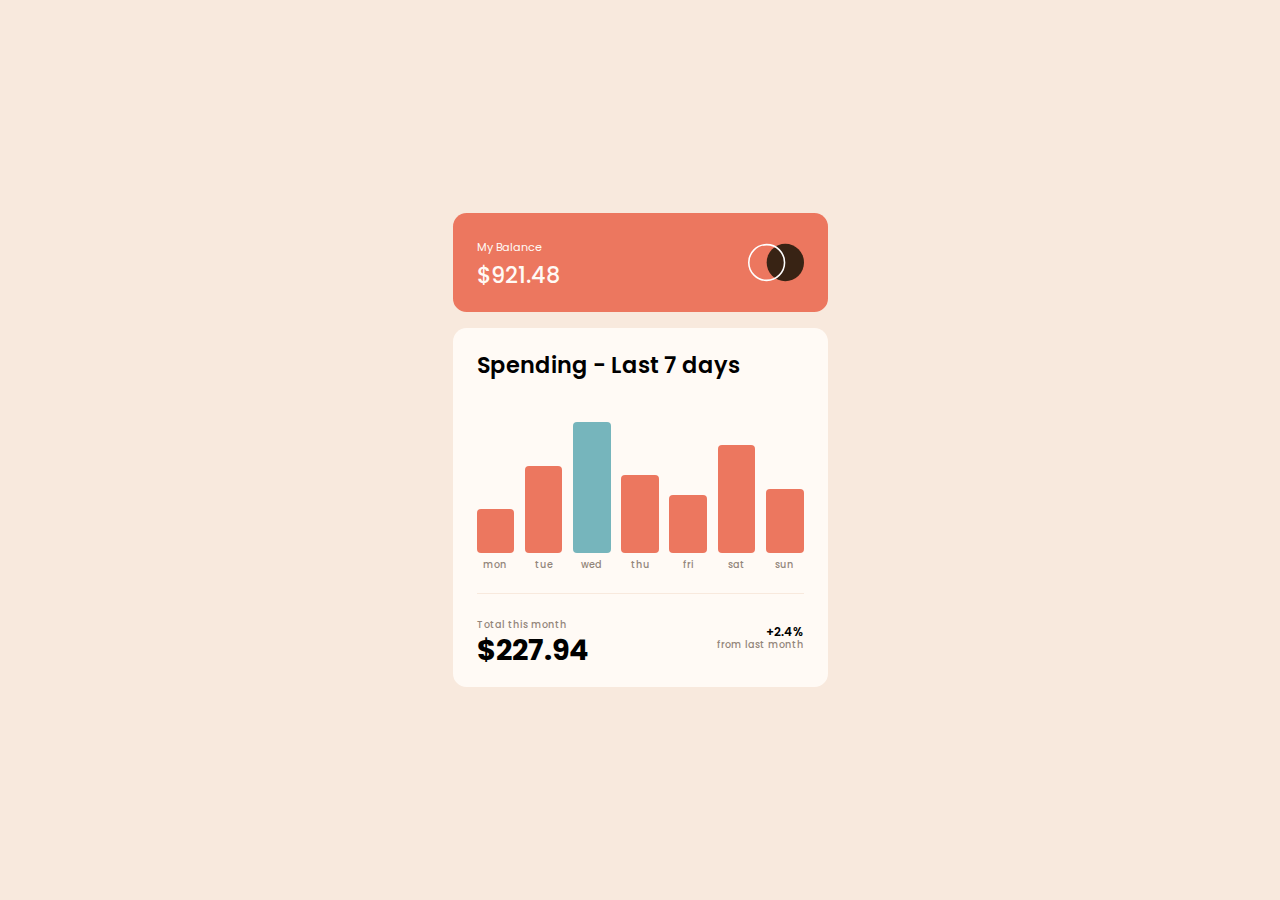
<file: index.html>
<!DOCTYPE html>
<html lang="en">

<head>
    <meta charset="UTF-8">
    <meta http-equiv="X-UA-Compatible" content="IE=edge">
    <meta name="viewport" content="width=device-width, initial-scale=1.0">

    <link rel="stylesheet" href="/expenses_chart/scss/expenses_chart.css">

    <title>Expenses Chart Component</title>
</head>
<body> 
    <div class="container">
        <div class="card balance">
            <div class="box">
                <small>My Balance</small>
                <h3 id="myBalance">$921.48</h3>
            </div>
            <img src="../../images/logo.svg" class="logo" />
        </div>

        <div class="card spending">
            <h3>Spending - Last 7 days</h3>

            <ul id="charts" class="charts"></ul>

            <div class="total-this-month">
                <div class="box">
                    <small>Total this month</small>
                    <h2 id="total-this-month">$478.33</h2>
                </div>

                <div class="box">
                    <small>+2.4%</small>
                    <small>from last month</small>
                </div>
            </div>
        </div>
    </div>

    <script src="/expenses_chart/js/expenses_chart.js"></script>
</body>
</html>
</file>
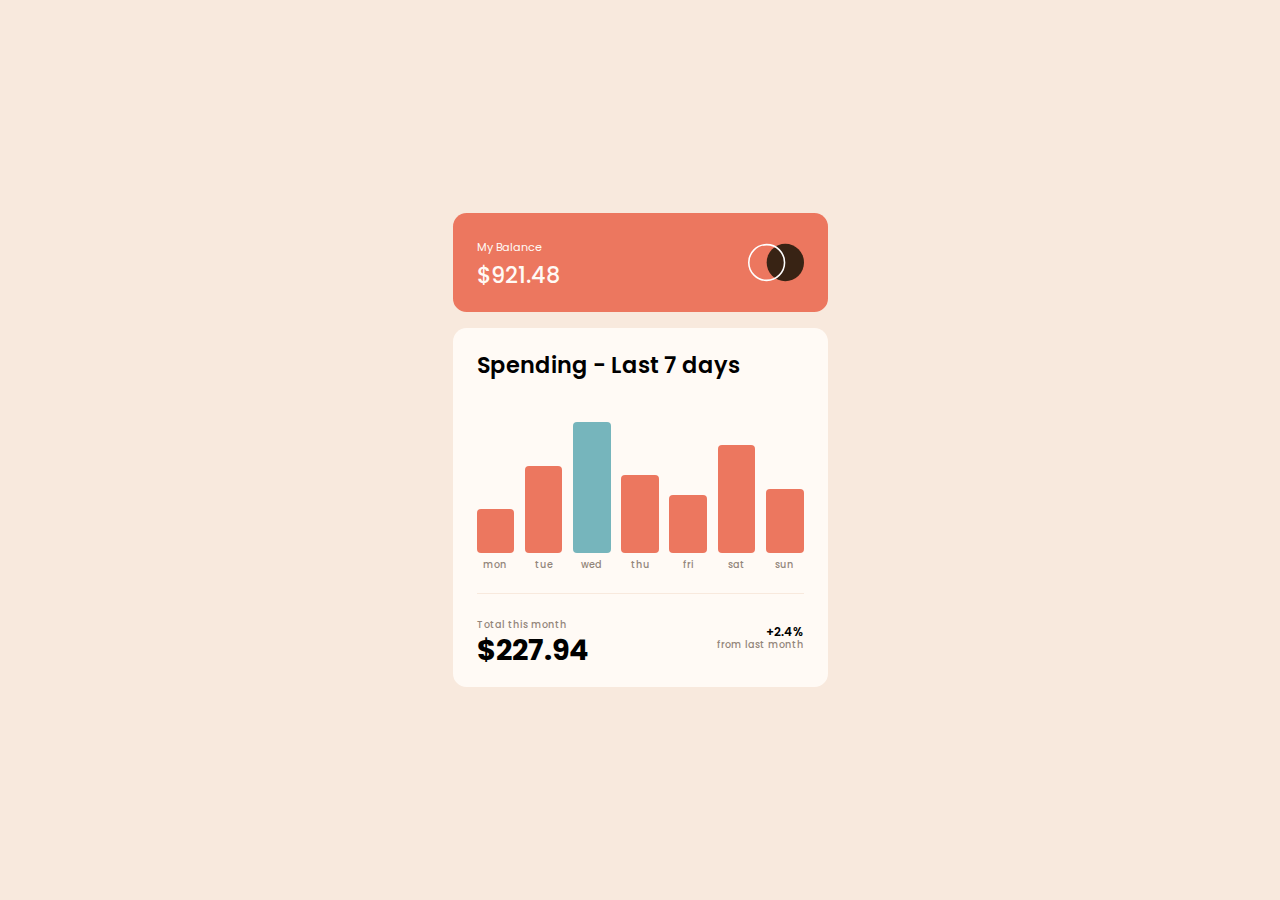
<file: expenses_chart/html/expenses_chart.html>
<!DOCTYPE html>
<html lang="en">

<head>

    <meta charset="UTF-8">
    <meta http-equiv="X-UA-Compatible" content="IE=edge">
    <meta name="viewport" content="width=device-width, initial-scale=1.0">

    <link rel="stylesheet" href="../scss/expenses_chart.css">

    <title>Expenses Chart Component</title>

</head>

<body>
    
    <div class="container">
        <div class="card balance">
            <div class="box">
                <small>My Balance</small>
                <h3 id="myBalance">$921.48</h3>
            </div>
            <img src="../../images/logo.svg" class="logo" />
        </div>

        <div class="card spending">
            <h3>Spending - Last 7 days</h3>

            <ul id="charts" class="charts"></ul>

            <div class="total-this-month">
                <div class="box">
                    <small>Total this month</small>
                    <h2 id="total-this-month">$478.33</h2>
                </div>

                <div class="box">
                    <small>+2.4%</small>
                    <small>from last month</small>
                </div>
            </div>
        </div>
    </div>

    <script src="../js/expenses_chart.js"></script>

</body>

</html>
</file>
<file: expenses_chart/scss/expenses_chart.css>
/* Font */
@import url("https://fonts.googleapis.com/css2?family=Poppins:wght@300;400;500;600;700;800;900&display=swap");
/* Variables */
/* Primary */
/* Neutral */
/* Reset */
* {
  margin: 0;
  padding: 0;
  box-sizing: border-box;
}

body {
  width: 100vw;
  height: 100vh;
  display: flex;
  justify-content: center;
  align-items: center;
  background-color: hsl(27deg, 66%, 92%);
  font-family: "Poppins", sans-serif;
  overflow: hidden;
}

/* Card */
.card {
  padding: 1.25rem 1.5rem;
  width: 375px;
  border-radius: 0.85rem;
}

.balance {
  background-color: hsl(10deg, 79%, 65%);
  margin-bottom: 1rem;
  display: flex;
  justify-content: space-between;
  color: hsl(33deg, 100%, 98%);
}
.balance small {
  font-size: 0.7rem;
}
.balance h3 {
  font-weight: 500;
  font-size: 1.4rem;
}
.balance .logo {
  width: 3.5rem;
}

.spending {
  background-color: hsl(33deg, 100%, 98%);
}
.spending h3 {
  font-weight: 600;
  font-size: 1.4rem;
}
.spending .charts {
  padding: 2.5rem 0;
  border-bottom: 1px solid hsl(27deg, 66%, 92%);
  display: flex;
  justify-content: space-between;
  align-items: flex-end;
}
.spending .charts li {
  list-style-type: none;
}
.spending .charts .chart {
  width: 2.35rem;
  display: flex;
  justify-content: center;
  height: 1rem;
  border-radius: 0.25rem;
  position: relative;
  cursor: pointer;
}
.spending .charts .chart .day {
  position: absolute;
  left: 50%;
  transform: translateX(-50%);
  bottom: -1.15rem;
  font-size: 0.6rem;
  font-weight: 500;
  color: hsl(28deg, 10%, 53%);
}
.spending .charts .chart:before {
  content: "";
  display: block;
  position: absolute;
  top: 0;
  left: 0;
  width: 100%;
  height: 100%;
  background-color: hsl(33deg, 100%, 98%);
  opacity: 0;
  transition: all 300ms ease-in-out;
}
.spending .charts .chart:hover:before {
  opacity: 0.3;
}
.spending .charts .chart:hover .tooltip {
  transform: translateY(0);
  opacity: 1;
}
.spending .charts .tooltip {
  position: absolute;
  top: -2rem;
  font-size: 0.7rem;
  font-weight: 600;
  color: hsl(33deg, 100%, 98%);
  background-color: hsl(25deg, 47%, 15%);
  padding: 0.25rem;
  border-radius: 0.25rem;
  transition: all 300ms ease-in-out;
  transform: translateY(1.5rem);
  opacity: 0;
}
.spending .total-this-month {
  display: flex;
  justify-content: space-between;
  margin-top: 1rem;
}
.spending .total-this-month .box:first-child small {
  font-size: 0.6rem;
  font-weight: 500;
  color: hsl(28deg, 10%, 53%);
}
.spending .total-this-month .box:first-child h2 {
  font-size: 1.8rem;
  line-height: 1.1;
}
.spending .total-this-month .box:last-child {
  display: flex;
  flex-direction: column;
  justify-content: center;
  align-items: flex-end;
}
.spending .total-this-month .box:last-child small:first-child {
  font-size: 0.75rem;
  font-weight: 600;
  line-height: 1.1;
}
.spending .total-this-month .box:last-child small:last-child {
  font-size: 0.6rem;
  font-weight: 500;
  color: hsl(28deg, 10%, 53%);
}

.chart.soft-red {
  background-color: hsl(10deg, 79%, 65%);
}

.chart.cyan {
  background-color: hsl(186deg, 34%, 60%);
}

.chart.current-day:before {
  content: "";
  display: block;
  position: absolute;
  top: 0;
  left: 0;
  width: 100%;
  height: 100%;
  background-color: hsl(33deg, 100%, 98%) !important;
  opacity: 0.3 !important;
}
.chart.current-day .tooltip {
  opacity: 1;
  transform: translateY(0);
}/*# sourceMappingURL=expenses_chart.css.map */
</file>
